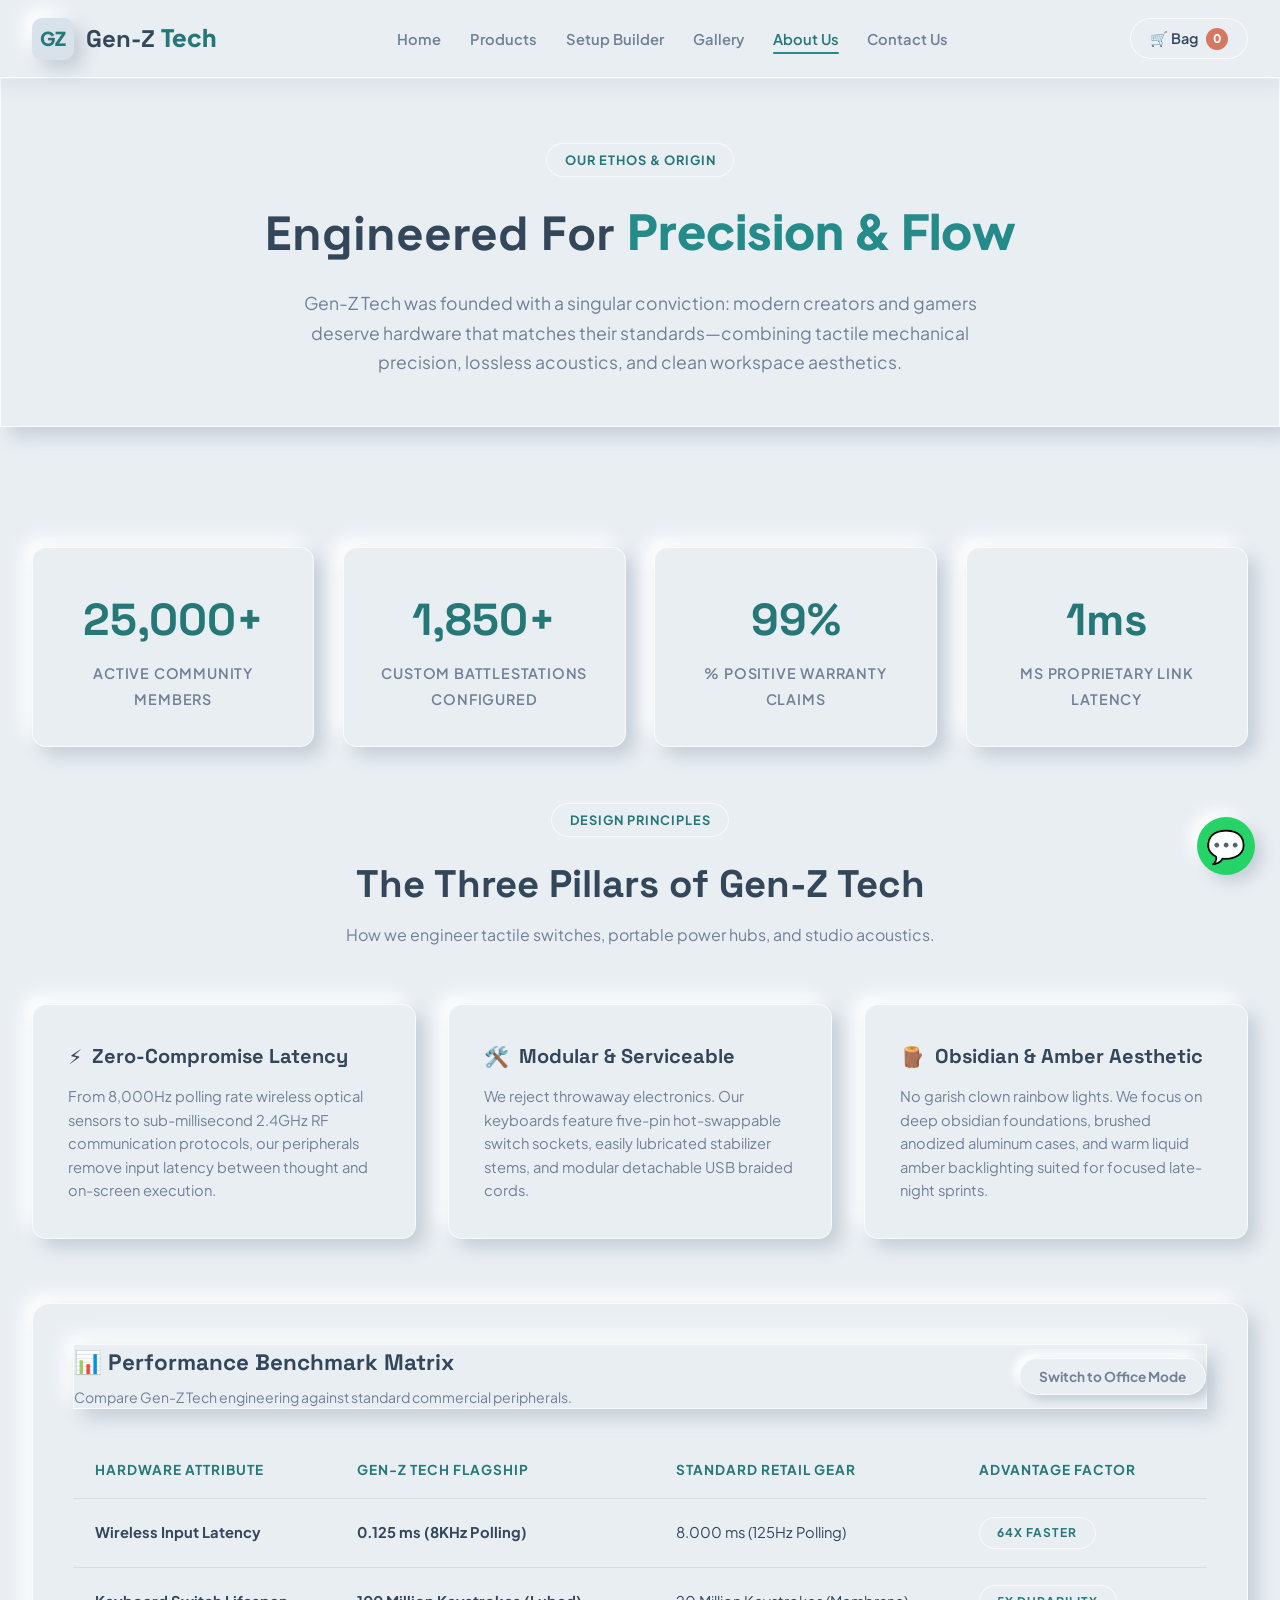
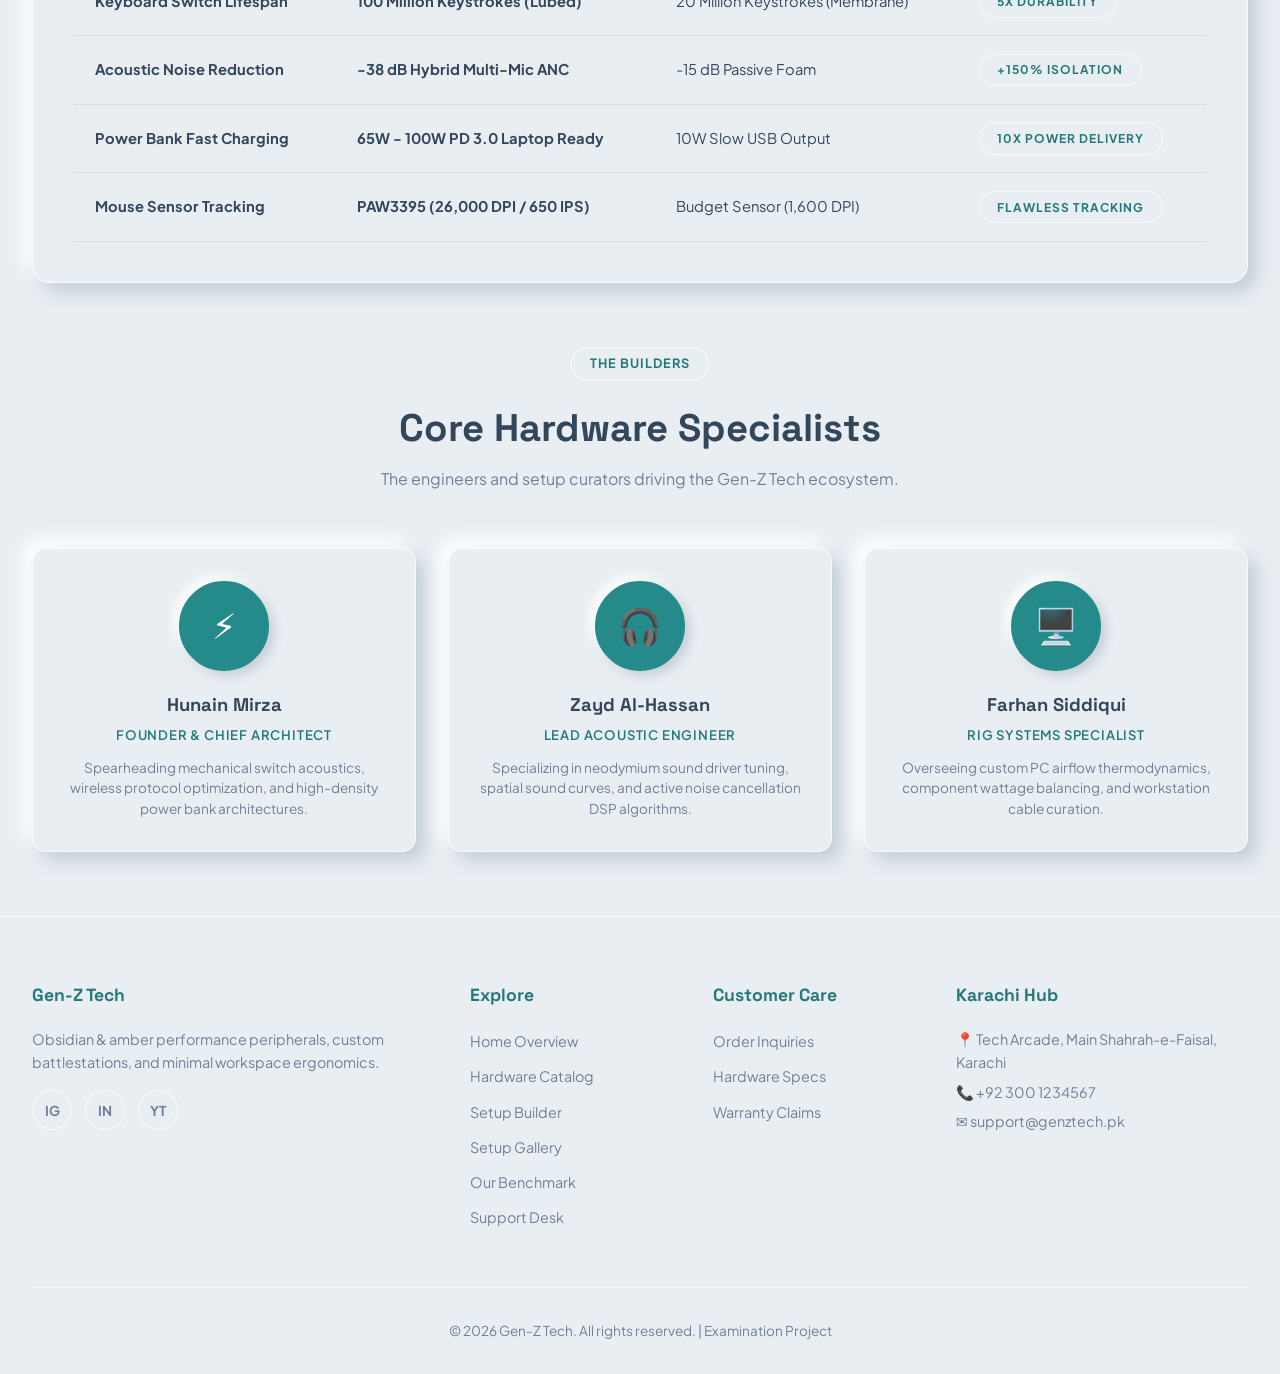
<file: about.html>
<!DOCTYPE html>
<html lang="en">
<head>
  <meta charset="UTF-8" />
  <meta name="referrer" content="no-referrer" />
  <meta name="viewport" content="width=device-width, initial-scale=1.0" />
  <title>Gen-Z Tech | About Us - Crafting Next-Gen Hardware</title>
  <link rel="stylesheet" href="style.css" />
  <style>
    /* Hero Narrative */
    .about-hero {
      text-align: center;
      padding: 4rem 1.5rem 3rem;
      background: radial-gradient(circle at top, #241c0e 0%, #130f07 80%);
      border-bottom: 1px solid var(--border-glass);
    }

    .about-hero h1 {
      font-size: 3rem;
      font-weight: 800;
      color: var(--text-pure);
      margin-bottom: 1rem;
    }

    .about-hero h1 span {
      background: var(--gradient-brand);
      -webkit-background-clip: text;
      -webkit-text-fill-color: transparent;
    }

    .about-hero p {
      color: var(--text-muted);
      max-width: 720px;
      margin: 0 auto;
      font-size: 1.1rem;
      line-height: 1.7;
    }

    /* Animated Counter Grid */
    .stats-grid {
      display: grid;
      grid-template-columns: repeat(auto-fit, minmax(220px, 1fr));
      gap: 1.8rem;
      margin: 3.5rem 0;
    }

    .stat-card {
      background: var(--bg-surface);
      border: 1px solid var(--border-glass);
      border-radius: var(--radius-md);
      padding: 2.2rem 1.5rem;
      text-align: center;
      transition: var(--transition);
    }

    .stat-card:hover {
      border-color: var(--primary-gold);
      transform: translateY(-5px);
      box-shadow: 0 10px 30px rgba(0, 0, 0, 0.6), var(--glow-gold);
    }

    .stat-number {
      font-size: 2.8rem;
      font-weight: 800;
      font-family: 'Space Grotesk', sans-serif;
      color: var(--primary-champagne);
      display: block;
      margin-bottom: 0.3rem;
    }

    .stat-label {
      color: var(--text-muted);
      font-size: 0.9rem;
      text-transform: uppercase;
      letter-spacing: 0.8px;
      font-weight: 600;
    }

    /* Pillars of Engineering */
    .pillars-grid {
      display: grid;
      grid-template-columns: repeat(auto-fit, minmax(300px, 1fr));
      gap: 2rem;
      margin: 3rem 0;
    }

    .pillar-card {
      background: var(--bg-surface);
      border: 1px solid var(--border-glass);
      border-radius: var(--radius-md);
      padding: 2.2rem;
      transition: var(--transition);
    }

    .pillar-card:hover {
      border-color: var(--primary-gold);
      transform: translateY(-4px);
    }

    .pillar-card h3 {
      color: var(--text-pure);
      font-size: 1.25rem;
      margin-bottom: 0.8rem;
      display: flex;
      align-items: center;
      gap: 0.6rem;
    }

    .pillar-card p {
      color: var(--text-muted);
      font-size: 0.92rem;
      line-height: 1.6;
    }

    /* Benchmark Comparison Table */
    .benchmark-section {
      background: var(--bg-surface);
      border: 1px solid var(--border-glass);
      border-radius: var(--radius-lg);
      padding: 2.5rem;
      margin: 4rem 0;
      overflow-x: auto;
    }

    .benchmark-header {
      display: flex;
      justify-content: space-between;
      align-items: center;
      flex-wrap: wrap;
      gap: 1rem;
      margin-bottom: 2rem;
    }

    .table-toggle-btn {
      background: #181309;
      border: 1px solid var(--border-gold);
      color: var(--primary-champagne);
      padding: 0.55rem 1.2rem;
      border-radius: 50px;
      font-size: 0.85rem;
      font-weight: 700;
      cursor: pointer;
      transition: var(--transition);
    }

    .table-toggle-btn:hover {
      background: var(--primary-gold);
      color: #130f07;
    }

    .benchmark-table {
      width: 100%;
      border-collapse: collapse;
      min-width: 600px;
    }

    .benchmark-table th, 
    .benchmark-table td {
      padding: 1.1rem 1.4rem;
      text-align: left;
      border-bottom: 1px solid var(--border-glass);
    }

    .benchmark-table th {
      color: var(--primary-champagne);
      font-size: 0.85rem;
      text-transform: uppercase;
      letter-spacing: 1px;
      font-weight: 700;
      background: rgba(19, 15, 7, 0.6);
    }

    .benchmark-table td {
      color: var(--text-pure);
      font-size: 0.92rem;
    }

    .benchmark-table tr:hover td {
      background: rgba(245, 158, 11, 0.04);
    }

    .highlight-cell {
      color: var(--primary-champagne) !important;
      font-weight: 700;
    }

    /* Team Grid */
    .team-grid {
      display: grid;
      grid-template-columns: repeat(auto-fit, minmax(260px, 1fr));
      gap: 2rem;
      margin-top: 2.5rem;
    }

    .team-card {
      background: var(--bg-surface);
      border: 1px solid var(--border-glass);
      border-radius: var(--radius-md);
      overflow: hidden;
      text-align: center;
      padding: 2rem 1.5rem;
      transition: var(--transition);
    }

    .team-card:hover {
      border-color: var(--primary-gold);
      transform: translateY(-6px);
      box-shadow: 0 12px 30px rgba(0, 0, 0, 0.6);
    }

    .team-avatar {
      width: 90px;
      height: 90px;
      border-radius: 50%;
      margin: 0 auto 1.2rem;
      background: #1f180d;
      border: 2px solid var(--primary-gold);
      display: flex;
      align-items: center;
      justify-content: center;
      font-size: 2.2rem;
      color: var(--primary-champagne);
      box-shadow: var(--glow-gold);
    }

    .team-name {
      font-size: 1.15rem;
      color: var(--text-pure);
      font-weight: 700;
    }

    .team-role {
      color: var(--primary-champagne);
      font-size: 0.82rem;
      text-transform: uppercase;
      letter-spacing: 0.8px;
      font-weight: 600;
      margin: 0.3rem 0 0.8rem;
    }

    .team-bio {
      color: var(--text-muted);
      font-size: 0.85rem;
      line-height: 1.5;
    }
  </style>
</head>
<body>

  <!-- Floating WhatsApp -->
  <a href="https://wa.me/923001234567?text=Hello%20Gen-Z%20Tech!%20I%20want%20to%20learn%20more%20about%20your%20company." 
     class="whatsapp-floating-btn" 
     target="_blank" 
     title="Chat with Gen-Z Tech on WhatsApp">
    💬
  </a>

  <!-- Header -->
  <header>
    <nav>
      <a href="index.html" class="brand-logo">
        <div class="logo-symbol">GZ</div>
        <div class="logo-text">Gen-Z <span>Tech</span></div>
      </a>
      <ul class="nav-links">
        <li><a href="index.html">Home</a></li>
        <li><a href="products.html">Products</a></li>
        <li><a href="builder.html">Setup Builder</a></li>
        <li><a href="gallery.html">Gallery</a></li>
        <li><a href="about.html" class="active">About Us</a></li>
        <li><a href="contact.html">Contact Us</a></li>
      </ul>
      <div class="nav-actions">
        <button class="cart-widget" onclick="alert('Press C anytime to review your cart summary!')">
          <span>🛒 Bag</span>
          <span class="cart-counter" id="cartBadge">0</span>
        </button>
      </div>
    </nav>
  </header>

  <!-- Hero Section -->
  <section class="about-hero">
    <span class="badge-tag">Our Ethos & Origin</span>
    <h1>Engineered For <span>Precision & Flow</span></h1>
    <p>Gen-Z Tech was founded with a singular conviction: modern creators and gamers deserve hardware that matches their standards—combining tactile mechanical precision, lossless acoustics, and clean workspace aesthetics.</p>
  </section>

  <!-- Main Container -->
  <main class="container">

    <!-- Animated Counters (JavaScript Demonstration) -->
    <div class="stats-grid">
      <div class="stat-card">
        <span class="stat-number" data-target="25000">0</span>
        <span class="stat-label">Active Community Members</span>
      </div>
      <div class="stat-card">
        <span class="stat-number" data-target="1850">0</span>
        <span class="stat-label">Custom Battlestations Configured</span>
      </div>
      <div class="stat-card">
        <span class="stat-number" data-target="99">0</span>
        <span class="stat-label">% Positive Warranty Claims</span>
      </div>
      <div class="stat-card">
        <span class="stat-number" data-target="1">0</span>
        <span class="stat-label">ms Proprietary Link Latency</span>
      </div>
    </div>

    <!-- Core Engineering Pillars -->
    <div class="section-head">
      <span class="badge-tag">Design Principles</span>
      <h2 class="section-title">The Three Pillars of Gen-Z Tech</h2>
      <p class="section-subtitle">How we engineer tactile switches, portable power hubs, and studio acoustics.</p>
    </div>

    <div class="pillars-grid">
      <div class="pillar-card">
        <h3><span>⚡</span> Zero-Compromise Latency</h3>
        <p>From 8,000Hz polling rate wireless optical sensors to sub-millisecond 2.4GHz RF communication protocols, our peripherals remove input latency between thought and on-screen execution.</p>
      </div>
      <div class="pillar-card">
        <h3><span>🛠️</span> Modular & Serviceable</h3>
        <p>We reject throwaway electronics. Our keyboards feature five-pin hot-swappable switch sockets, easily lubricated stabilizer stems, and modular detachable USB braided cords.</p>
      </div>
      <div class="pillar-card">
        <h3><span>🪵</span> Obsidian & Amber Aesthetic</h3>
        <p>No garish clown rainbow lights. We focus on deep obsidian foundations, brushed anodized aluminum cases, and warm liquid amber backlighting suited for focused late-night sprints.</p>
      </div>
    </div>

    <!-- Interactive Benchmark Matrix Table (DOM Event Requirement) -->
    <div class="benchmark-section">
      <div class="benchmark-header">
        <div>
          <h2 style="color:var(--text-pure); font-size:1.4rem;">📊 Performance Benchmark Matrix</h2>
          <p style="color:var(--text-muted); font-size:0.88rem; margin-top:0.3rem;">Compare Gen-Z Tech engineering against standard commercial peripherals.</p>
        </div>
        <button class="table-toggle-btn" id="toggleBenchmarkBtn" onclick="toggleBenchmarkView()">
          Switch to Office Mode
        </button>
      </div>

      <table class="benchmark-table" id="benchmarkTable">
        <thead>
          <tr>
            <th>Hardware Attribute</th>
            <th>Gen-Z Tech Flagship</th>
            <th>Standard Retail Gear</th>
            <th>Advantage Factor</th>
          </tr>
        </thead>
        <tbody id="benchmarkBody">
          <!-- Injected dynamically by JavaScript -->
        </tbody>
      </table>
    </div>

    <!-- Leadership Team -->
    <div class="section-head">
      <span class="badge-tag">The Builders</span>
      <h2 class="section-title">Core Hardware Specialists</h2>
      <p class="section-subtitle">The engineers and setup curators driving the Gen-Z Tech ecosystem.</p>
    </div>

    <div class="team-grid">
      <div class="team-card">
        <div class="team-avatar">⚡</div>
        <h3 class="team-name">Hunain Mirza</h3>
        <div class="team-role">Founder & Chief Architect</div>
        <p class="team-bio">Spearheading mechanical switch acoustics, wireless protocol optimization, and high-density power bank architectures.</p>
      </div>

      <div class="team-card">
        <div class="team-avatar">🎧</div>
        <h3 class="team-name">Zayd Al-Hassan</h3>
        <div class="team-role">Lead Acoustic Engineer</div>
        <p class="team-bio">Specializing in neodymium sound driver tuning, spatial sound curves, and active noise cancellation DSP algorithms.</p>
      </div>

      <div class="team-card">
        <div class="team-avatar">🖥️</div>
        <h3 class="team-name">Farhan Siddiqui</h3>
        <div class="team-role">Rig Systems Specialist</div>
        <p class="team-bio">Overseeing custom PC airflow thermodynamics, component wattage balancing, and workstation cable curation.</p>
      </div>
    </div>

  </main>

  <!-- Footer -->
  <footer>
    <div class="footer-grid">
      <div class="footer-col">
        <h4>Gen-Z Tech</h4>
        <p>Obsidian & amber performance peripherals, custom battlestations, and minimal workspace ergonomics.</p>
        <div class="social-links">
          <a href="https://instagram.com" target="_blank" class="social-btn" title="Instagram">IG</a>
          <a href="https://linkedin.com" target="_blank" class="social-btn" title="LinkedIn">IN</a>
          <a href="https://youtube.com" target="_blank" class="social-btn" title="YouTube">YT</a>
        </div>
      </div>
      <div class="footer-col">
        <h4>Explore</h4>
        <ul>
          <li><a href="index.html">Home Overview</a></li>
          <li><a href="products.html">Hardware Catalog</a></li>
          <li><a href="builder.html">Setup Builder</a></li>
          <li><a href="gallery.html">Setup Gallery</a></li>
          <li><a href="about.html">Our Benchmark</a></li>
          <li><a href="contact.html">Support Desk</a></li>
        </ul>
      </div>
      <div class="footer-col">
        <h4>Customer Care</h4>
        <ul>
          <li><a href="contact.html#orderSection">Order Inquiries</a></li>
          <li><a href="about.html">Hardware Specs</a></li>
          <li><a href="contact.html">Warranty Claims</a></li>
        </ul>
      </div>
      <div class="footer-col">
        <h4>Karachi Hub</h4>
        <p>📍 Tech Arcade, Main Shahrah-e-Faisal, Karachi</p>
        <p style="margin-top:0.4rem;">📞 +92 300 1234567</p>
        <p style="margin-top:0.4rem;">✉️ support@genztech.pk</p>
      </div>
    </div>
    <div class="footer-bottom">
      <p>&copy; 2026 Gen-Z Tech. All rights reserved. | Examination Project</p>
    </div>
  </footer>

  <script src="main.js"></script>
  <script>
    // 1. Animated Milestone Counters
    document.addEventListener('DOMContentLoaded', () => {
      const counters = document.querySelectorAll('.stat-number');
      const speed = 40;

      counters.forEach(counter => {
        const updateCount = () => {
          const target = +counter.getAttribute('data-target');
          const count = +counter.innerText.replace(/,/g, '');
          const increment = Math.ceil(target / speed);

          if (count < target) {
            counter.innerText = (count + increment).toLocaleString();
            setTimeout(updateCount, 25);
          } else {
            counter.innerText = target.toLocaleString() + (target === 99 ? "%" : target === 1 ? "ms" : "+");
          }
        };
        updateCount();
      });

      renderBenchmarkTable(false);
    });

    // 2. Interactive Benchmark Matrix Switcher
    let isOfficeMode = false;

    const GAMING_BENCHMARKS = [
      { attr: "Wireless Input Latency", genz: "0.125 ms (8KHz Polling)", standard: "8.000 ms (125Hz Polling)", adv: "64x Faster" },
      { attr: "Keyboard Switch Lifespan", genz: "100 Million Keystrokes (Lubed)", standard: "20 Million Keystrokes (Membrane)", adv: "5x Durability" },
      { attr: "Acoustic Noise Reduction", genz: "-38 dB Hybrid Multi-Mic ANC", standard: "-15 dB Passive Foam", adv: "+150% Isolation" },
      { attr: "Power Bank Fast Charging", genz: "65W - 100W PD 3.0 Laptop Ready", standard: "10W Slow USB Output", adv: "10x Power Delivery" },
      { attr: "Mouse Sensor Tracking", genz: "PAW3395 (26,000 DPI / 650 IPS)", standard: "Budget Sensor (1,600 DPI)", adv: "Flawless Tracking" }
    ];

    const OFFICE_BENCHMARKS = [
      { attr: "Acoustic Switch Decibels", genz: "35 dB (Silent Peach Dampened)", standard: "65 dB (Loud Blue Clicky)", adv: "Library Quiet" },
      { attr: "Ergonomic Handshake Angle", genz: "57° Natural Posture", standard: "Flat 0° Pronation", adv: "Zero Wrist Strain" },
      { attr: "Continuous Battery Life", genz: "80 Hours (VoltBand Bluetooth)", standard: "12 Hours Battery", adv: "6.5x Endurance" },
      { attr: "Laptop Stand Dissipation", genz: "Passive Cutout Aluminum (-8°C)", standard: "Plastic Enclosure (+4°C)", adv: "Cooler Operation" },
      { attr: "Monitor Screen Reflection", genz: "0% Asymmetric Light Bar", standard: "Overhead Harsh Glare", adv: "Zero Eye Fatigue" }
    ];

    function renderBenchmarkTable(officeMode) {
      const data = officeMode ? OFFICE_BENCHMARKS : GAMING_BENCHMARKS;
      const tbody = document.getElementById('benchmarkBody');
      tbody.innerHTML = '';

      data.forEach(row => {
        const tr = document.createElement('tr');
        tr.innerHTML = `
          <td><strong>${row.attr}</strong></td>
          <td class="highlight-cell">${row.genz}</td>
          <td style="color:var(--text-muted);">${row.standard}</td>
          <td><span class="badge-tag" style="margin-bottom:0; font-size:0.75rem;">${row.adv}</span></td>
        `;
        tbody.appendChild(tr);
      });
    }

    function toggleBenchmarkView() {
      isOfficeMode = !isOfficeMode;
      const btn = document.getElementById('toggleBenchmarkBtn');
      if (isOfficeMode) {
        btn.innerText = "Switch to Esports Mode";
        renderBenchmarkTable(true);
        showToastNotification("Switched benchmark to Ergonomic Office profile.");
      } else {
        btn.innerText = "Switch to Office Mode";
        renderBenchmarkTable(false);
        showToastNotification("Switched benchmark to Esports Flagship profile.");
      }
    }
  </script>
</body>
</html>
</file>
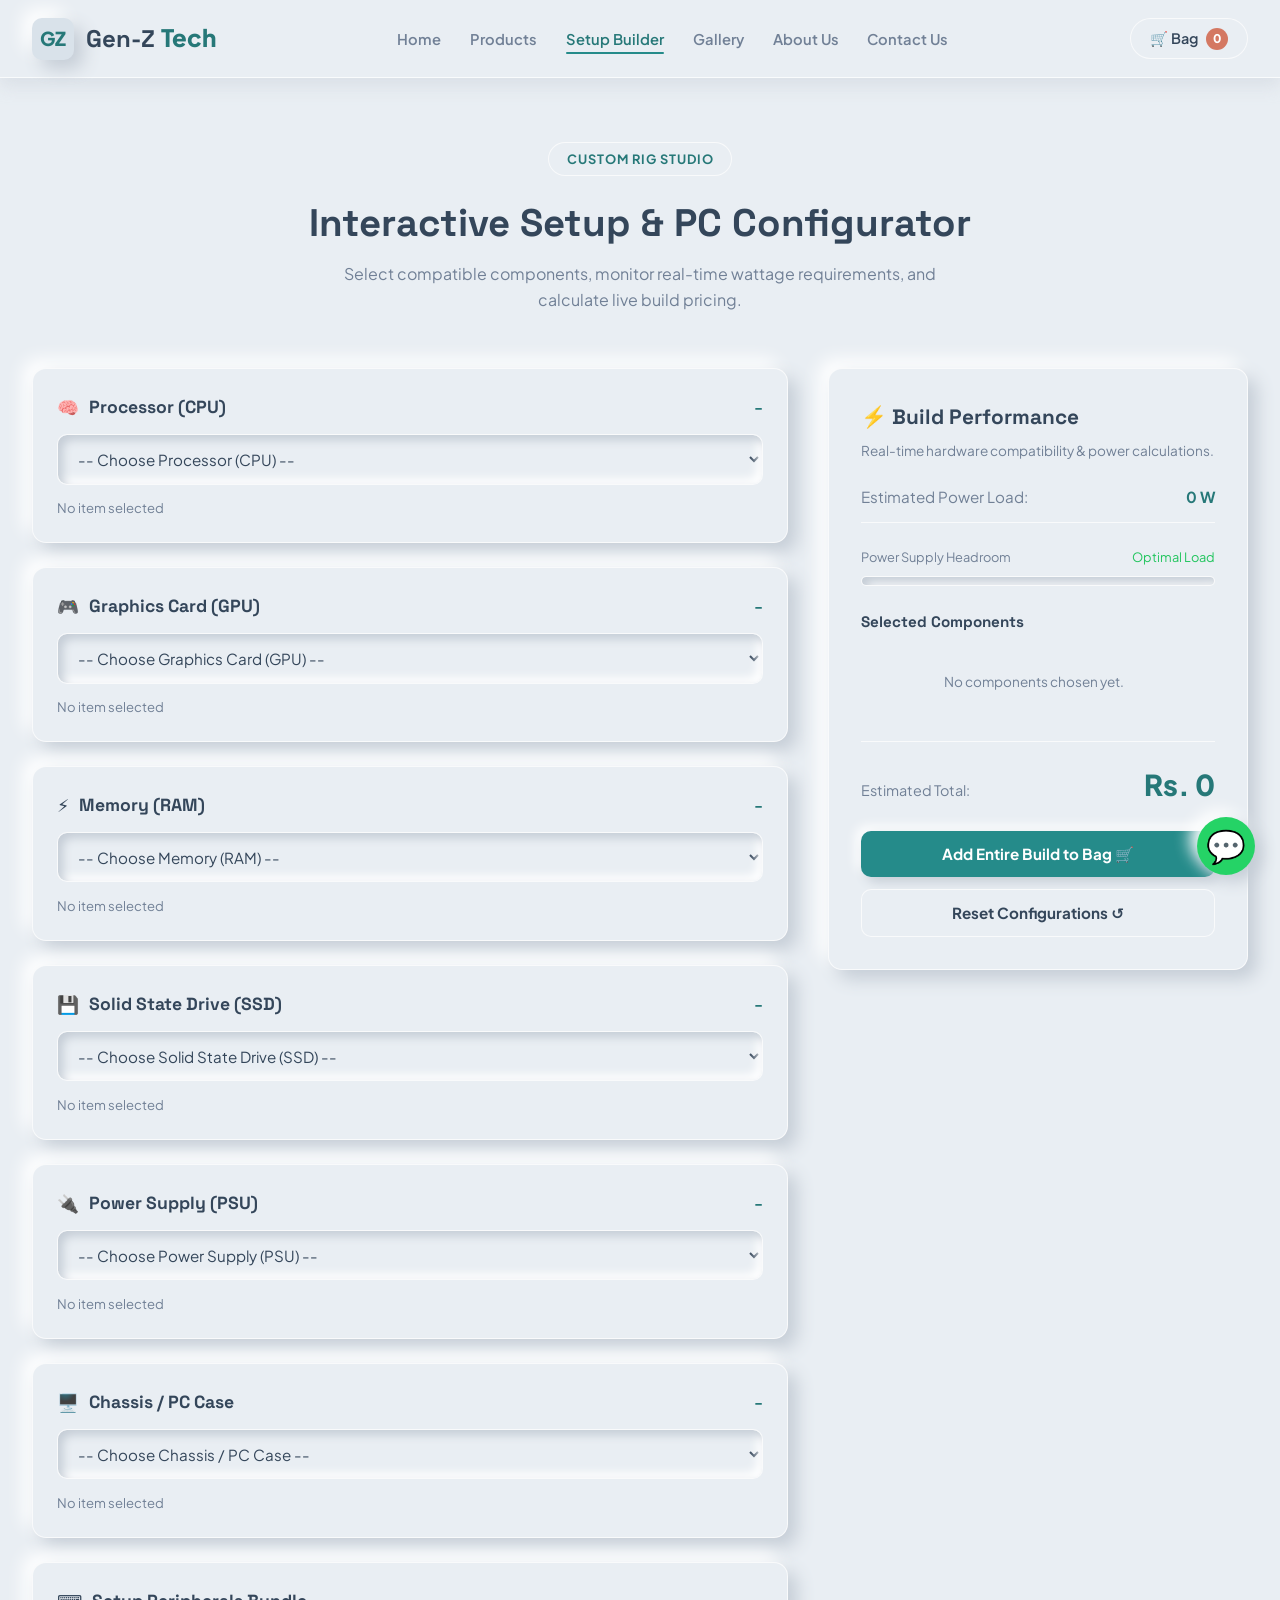
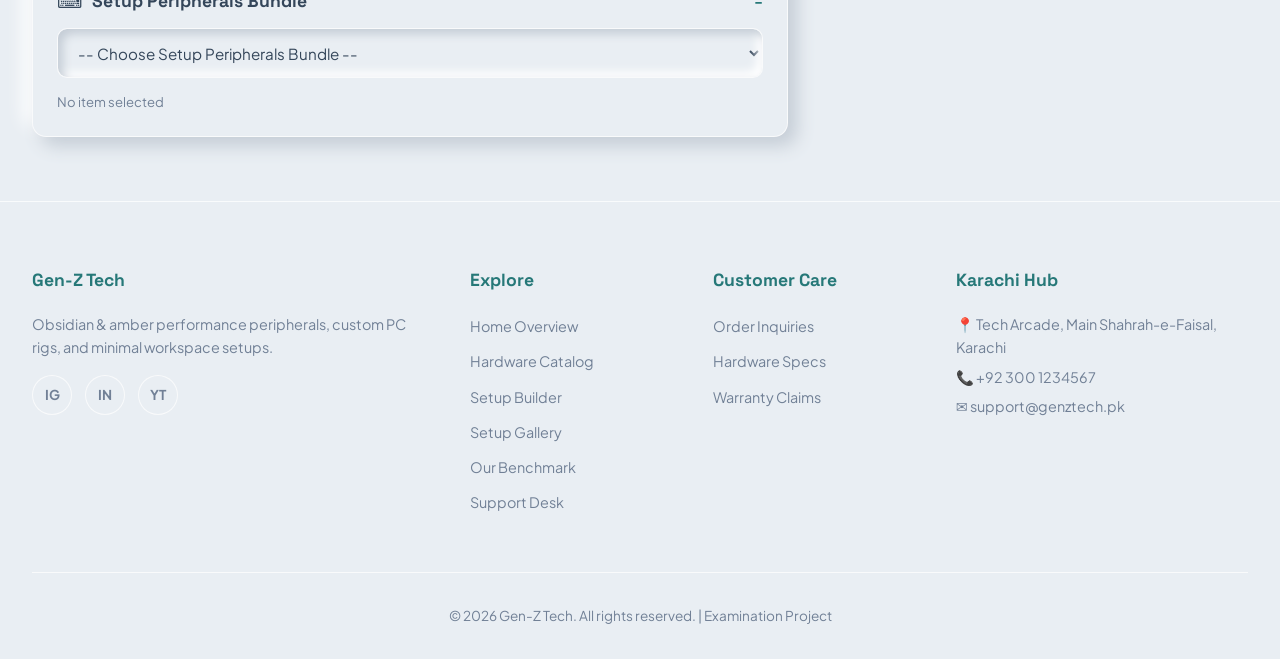
<file: builder.html>
<!DOCTYPE html>
<html lang="en">
<head>
  <meta charset="UTF-8" />
  <meta name="viewport" content="width=device-width, initial-scale=1.0" />
  <title>Gen-Z Tech | Custom PC & Setup Configurator</title>
  <link rel="stylesheet" href="style.css" />
  <style>
    .builder-layout {
      display: grid;
      grid-template-columns: 1.8fr 1fr;
      gap: 2.5rem;
      margin-top: 2rem;
    }

    /* Configuration Panel */
    .builder-panel {
      display: flex;
      flex-direction: column;
      gap: 1.5rem;
    }

    .config-card {
      background: var(--bg-surface);
      border: 1px solid var(--border-glass);
      border-radius: var(--radius-md);
      padding: 1.5rem;
      display: flex;
      flex-direction: column;
      gap: 0.8rem;
      transition: var(--transition);
    }

    .config-card:hover {
      border-color: var(--primary-gold);
    }

    .config-header {
      display: flex;
      justify-content: space-between;
      align-items: center;
    }

    .config-header h3 {
      font-size: 1.1rem;
      color: var(--text-pure);
      display: flex;
      align-items: center;
      gap: 0.6rem;
    }

    .component-select {
      width: 100%;
      background: #181309;
      border: 1px solid var(--border-glass);
      color: var(--text-pure);
      padding: 0.85rem 1rem;
      border-radius: var(--radius-sm);
      outline: none;
      font-size: 0.95rem;
      cursor: pointer;
    }

    .component-select:focus {
      border-color: var(--primary-gold);
      box-shadow: 0 0 12px rgba(245, 158, 11, 0.25);
    }

    .spec-preview {
      font-size: 0.82rem;
      color: var(--text-muted);
      display: flex;
      justify-content: space-between;
    }

    /* Live Summary Sticky Sidebar */
    .builder-summary-card {
      background: var(--bg-surface);
      border: 1px solid var(--border-gold);
      border-radius: var(--radius-md);
      padding: 2rem;
      position: sticky;
      top: 100px;
      display: flex;
      flex-direction: column;
      gap: 1.5rem;
      box-shadow: 0 10px 30px rgba(0, 0, 0, 0.5);
    }

    .summary-metric {
      display: flex;
      justify-content: space-between;
      align-items: center;
      padding-bottom: 0.8rem;
      border-bottom: 1px solid var(--border-glass);
      font-size: 0.95rem;
    }

    .wattage-meter {
      background: #181309;
      border-radius: 50px;
      height: 10px;
      overflow: hidden;
      margin-top: 0.5rem;
      border: 1px solid var(--border-glass);
    }

    .wattage-bar {
      height: 100%;
      width: 20%;
      background: var(--gradient-brand);
      transition: width 0.4s ease;
    }

    .summary-total {
      font-size: 1.8rem;
      font-weight: 800;
      color: var(--primary-champagne);
    }

    .invoice-list {
      display: flex;
      flex-direction: column;
      gap: 0.6rem;
      font-size: 0.85rem;
      color: var(--text-muted);
      max-height: 220px;
      overflow-y: auto;
      padding-right: 0.5rem;
    }

    .invoice-item {
      display: flex;
      justify-content: space-between;
    }

    @media (max-width: 960px) {
      .builder-layout {
        grid-template-columns: 1fr;
      }
      .builder-summary-card {
        position: static;
      }
    }
  </style>
</head>
<body>

  <!-- Floating WhatsApp Action -->
  <a href="https://wa.me/923001234567?text=Hello%20Gen-Z%20Tech!%20I%20have%20a%20question%20about%20a%20custom%20PC%20build." 
     class="whatsapp-floating-btn" 
     target="_blank" 
     title="Chat with Gen-Z Tech on WhatsApp">
    💬
  </a>

  <!-- Header -->
  <header>
    <nav>
      <a href="index.html" class="brand-logo">
        <div class="logo-symbol">GZ</div>
        <div class="logo-text">Gen-Z <span>Tech</span></div>
      </a>
      <ul class="nav-links">
        <li><a href="index.html">Home</a></li>
        <li><a href="products.html">Products</a></li>
        <li><a href="builder.html" class="active">Setup Builder</a></li>
        <li><a href="gallery.html">Gallery</a></li>
        <li><a href="about.html">About Us</a></li>
        <li><a href="contact.html">Contact Us</a></li>
      </ul>
      <div class="nav-actions">
        <button class="cart-widget" onclick="alert('Press C anytime to review your cart summary!')">
          <span>🛒 Bag</span>
          <span class="cart-counter" id="cartBadge">0</span>
        </button>
      </div>
    </nav>
  </header>

  <main class="container">
    <div class="section-head">
      <span class="badge-tag">Custom Rig Studio</span>
      <h1 class="section-title">Interactive Setup & PC Configurator</h1>
      <p class="section-subtitle">Select compatible components, monitor real-time wattage requirements, and calculate live build pricing.</p>
    </div>

    <div class="builder-layout">
      <!-- Left Column: Component Selectors -->
      <div class="builder-panel" id="builderSelectors">
        <!-- Dynamically injected by builder.js -->
      </div>

      <!-- Right Column: Live Bill of Materials & Metrics -->
      <div>
        <div class="builder-summary-card">
          <div>
            <h3 style="color:var(--text-pure); font-size:1.3rem;">⚡ Build Performance</h3>
            <p style="color:var(--text-muted); font-size:0.85rem; margin-top:0.3rem;">Real-time hardware compatibility & power calculations.</p>
          </div>

          <div class="summary-metric">
            <span style="color:var(--text-muted);">Estimated Power Load:</span>
            <strong id="totalWatts" style="color:var(--primary-champagne);">0 W</strong>
          </div>

          <div>
            <div style="display:flex; justify-content:space-between; font-size:0.8rem; color:var(--text-muted);">
              <span>Power Supply Headroom</span>
              <span id="powerRatingText">Safe Load</span>
            </div>
            <div class="wattage-meter">
              <div class="wattage-bar" id="wattBar"></div>
            </div>
          </div>

          <!-- Bill of Materials Summary -->
          <div>
            <h4 style="color:var(--text-pure); font-size:0.95rem; margin-bottom:0.8rem;">Selected Components</h4>
            <div class="invoice-list" id="invoiceList">
              <div style="text-align:center; padding:1.5rem 0;">No components chosen yet.</div>
            </div>
          </div>

          <div style="border-top:1px solid var(--border-glass); padding-top:1.2rem;">
            <div style="display:flex; justify-content:space-between; align-items:baseline;">
              <span style="color:var(--text-muted); font-size:0.9rem;">Estimated Total:</span>
              <div class="summary-total" id="grandTotal">Rs. 0</div>
            </div>
          </div>

          <div style="display:flex; flex-direction:column; gap:0.8rem;">
            <button class="btn btn-primary" onclick="addBuildToCart()">Add Entire Build to Bag 🛒</button>
            <button class="btn btn-glass" onclick="resetBuilder()">Reset Configurations ↺</button>
          </div>
        </div>
      </div>
    </div>
  </main>

  <!-- Footer -->
  <footer>
    <div class="footer-grid">
      <div class="footer-col">
        <h4>Gen-Z Tech</h4>
        <p>Obsidian & amber performance peripherals, custom PC rigs, and minimal workspace setups.</p>
        <div class="social-links">
          <a href="https://instagram.com" target="_blank" class="social-btn" title="Instagram">IG</a>
          <a href="https://linkedin.com" target="_blank" class="social-btn" title="LinkedIn">IN</a>
          <a href="https://youtube.com" target="_blank" class="social-btn" title="YouTube">YT</a>
        </div>
      </div>
      <div class="footer-col">
        <h4>Explore</h4>
        <ul>
          <li><a href="index.html">Home Overview</a></li>
          <li><a href="products.html">Hardware Catalog</a></li>
          <li><a href="builder.html">Setup Builder</a></li>
          <li><a href="gallery.html">Setup Gallery</a></li>
          <li><a href="about.html">Our Benchmark</a></li>
          <li><a href="contact.html">Support Desk</a></li>
        </ul>
      </div>
      <div class="footer-col">
        <h4>Customer Care</h4>
        <ul>
          <li><a href="contact.html#orderSection">Order Inquiries</a></li>
          <li><a href="about.html">Hardware Specs</a></li>
          <li><a href="contact.html">Warranty Claims</a></li>
        </ul>
      </div>
      <div class="footer-col">
        <h4>Karachi Hub</h4>
        <p>📍 Tech Arcade, Main Shahrah-e-Faisal, Karachi</p>
        <p style="margin-top:0.4rem;">📞 +92 300 1234567</p>
        <p style="margin-top:0.4rem;">✉️ support@genztech.pk</p>
      </div>
    </div>
    <div class="footer-bottom">
      <p>&copy; 2026 Gen-Z Tech. All rights reserved. | Examination Project</p>
    </div>
  </footer>

  <script src="main.js"></script>
  <script src="builder.js"></script>
</body>
</html>
</file>
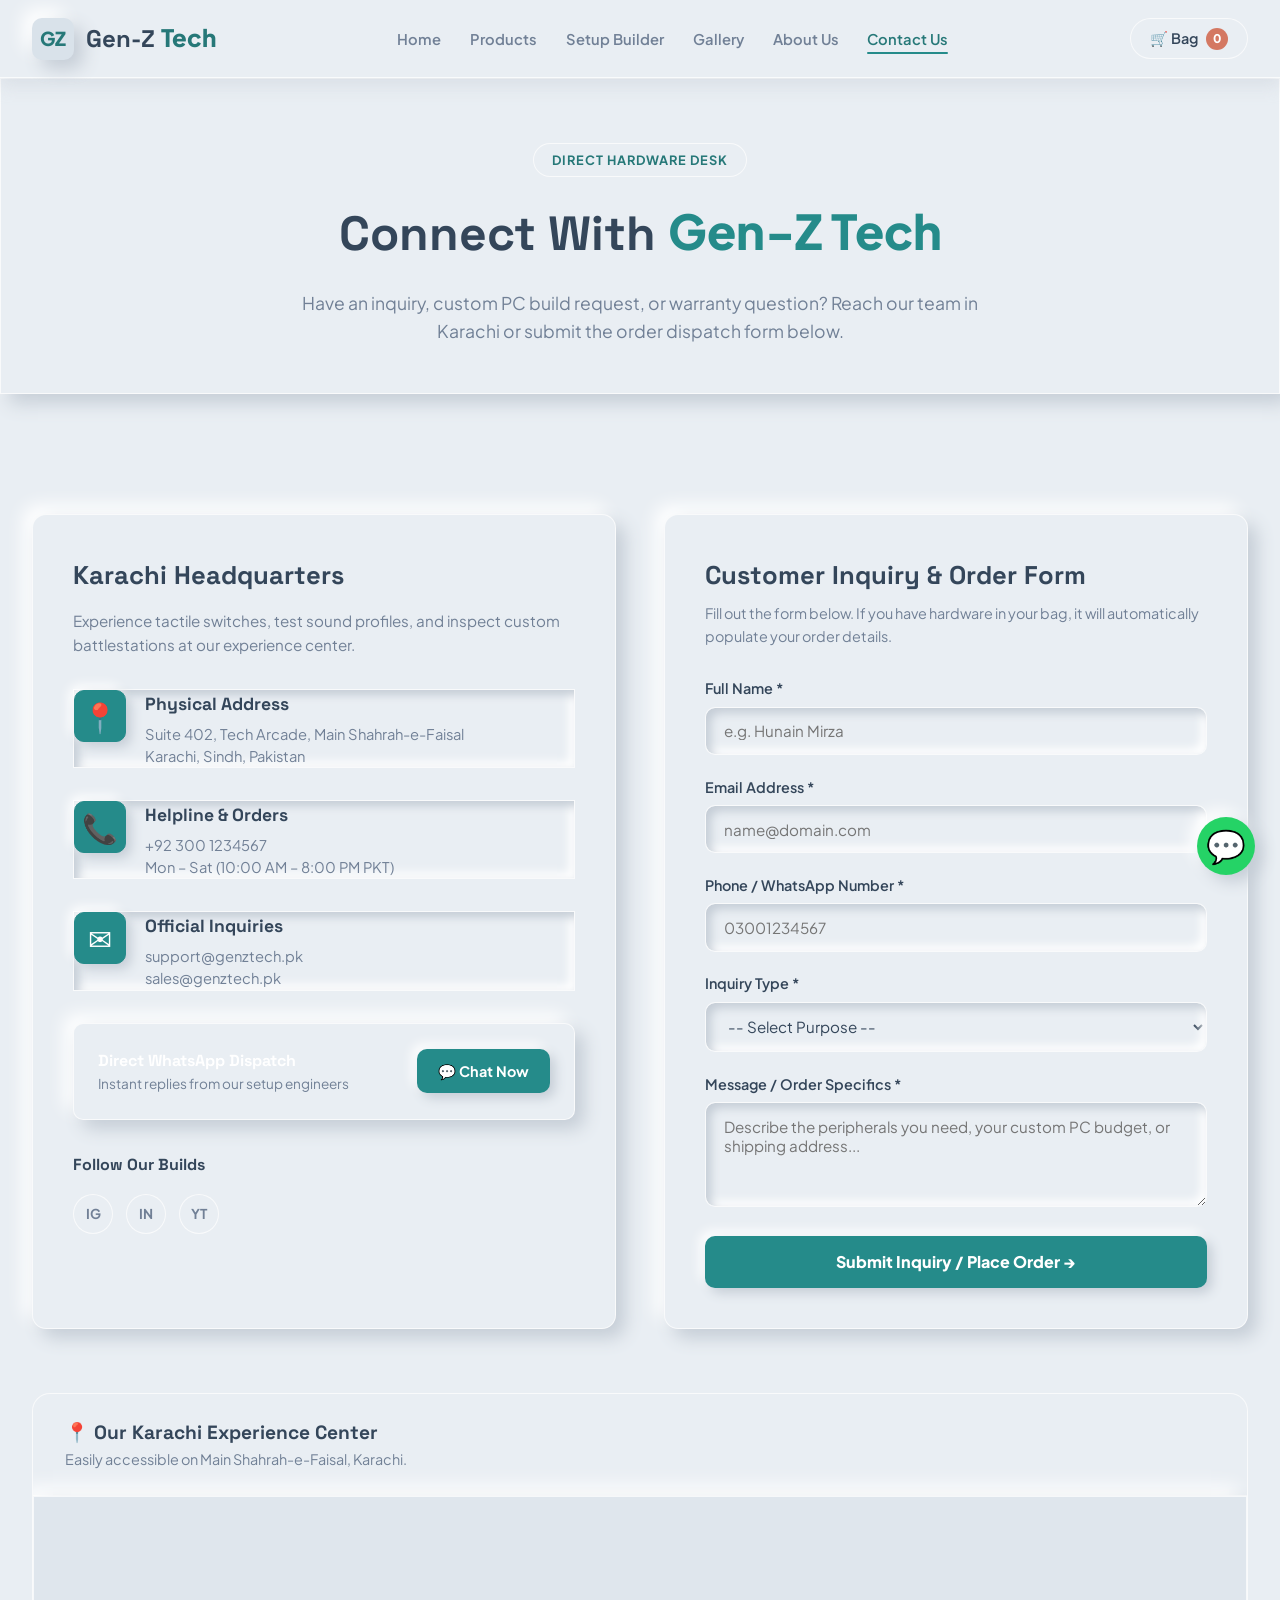
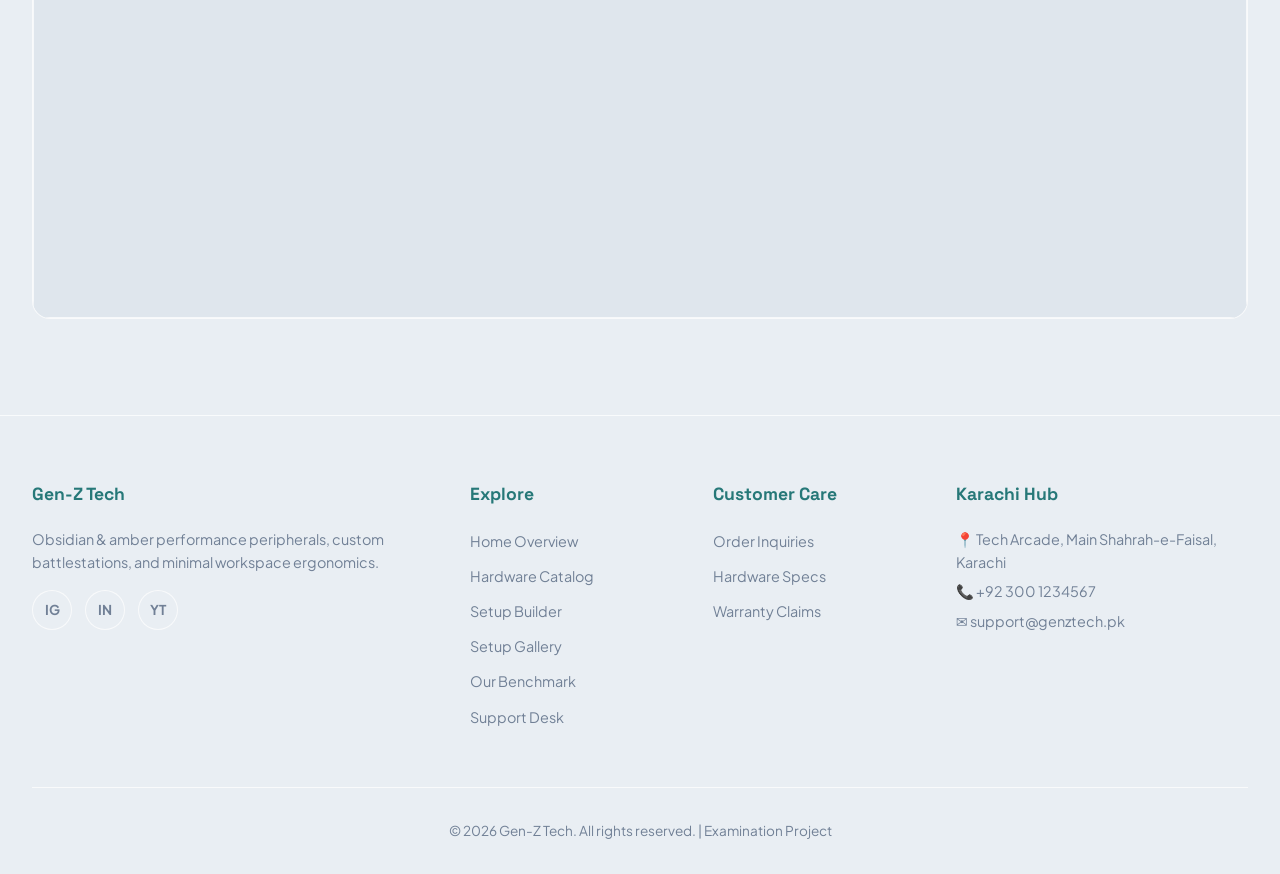
<file: contact.html>
<!DOCTYPE html>
<html lang="en">
<head>
  <meta charset="UTF-8" />
  <meta name="referrer" content="no-referrer" />
  <meta name="viewport" content="width=device-width, initial-scale=1.0" />
  <title>Gen-Z Tech | Contact & Support - Order Hardware</title>
  <link rel="stylesheet" href="style.css" />
  <style>
    /* Contact Header */
    .contact-hero {
      text-align: center;
      padding: 4rem 1.5rem 3rem;
      background: radial-gradient(circle at top, #241c0e 0%, #130f07 80%);
      border-bottom: 1px solid var(--border-glass);
    }

    .contact-hero h1 {
      font-size: 3rem;
      font-weight: 800;
      color: var(--text-pure);
      margin-bottom: 1rem;
    }

    .contact-hero h1 span {
      background: var(--gradient-brand);
      -webkit-background-clip: text;
      -webkit-text-fill-color: transparent;
    }

    .contact-hero p {
      color: var(--text-muted);
      max-width: 680px;
      margin: 0 auto;
      font-size: 1.1rem;
      line-height: 1.6;
    }

    /* Layout Grid */
    .contact-grid {
      display: grid;
      grid-template-columns: 1fr 1fr;
      gap: 3rem;
      margin: 3.5rem 0;
    }

    /* Info Column */
    .contact-info-card {
      background: var(--bg-surface);
      border: 1px solid var(--border-glass);
      border-radius: var(--radius-md);
      padding: 2.5rem;
      display: flex;
      flex-direction: column;
      gap: 2rem;
    }

    .info-block {
      display: flex;
      gap: 1.2rem;
      align-items: flex-start;
    }

    .info-icon {
      font-size: 1.8rem;
      background: #181309;
      border: 1px solid var(--border-gold);
      width: 52px;
      height: 52px;
      border-radius: var(--radius-sm);
      display: flex;
      align-items: center;
      justify-content: center;
      flex-shrink: 0;
      box-shadow: var(--glow-gold);
    }

    .info-text h4 {
      color: var(--text-pure);
      font-size: 1.1rem;
      margin-bottom: 0.3rem;
    }

    .info-text p, .info-text a {
      color: var(--text-muted);
      font-size: 0.92rem;
      text-decoration: none;
      line-height: 1.5;
      transition: var(--transition);
    }

    .info-text a:hover {
      color: var(--primary-champagne);
    }

    /* Direct WhatsApp Box */
    .direct-whatsapp-box {
      background: rgba(37, 211, 102, 0.08);
      border: 1px solid rgba(37, 211, 102, 0.35);
      padding: 1.5rem;
      border-radius: var(--radius-sm);
      display: flex;
      justify-content: space-between;
      align-items: center;
      gap: 1rem;
      flex-wrap: wrap;
    }

    .btn-wa-direct {
      background: #25d366;
      color: #fff;
      padding: 0.65rem 1.3rem;
      border-radius: var(--radius-sm);
      text-decoration: none;
      font-weight: 700;
      font-size: 0.9rem;
      display: inline-flex;
      align-items: center;
      gap: 0.5rem;
      transition: var(--transition);
      box-shadow: 0 4px 15px rgba(37, 211, 102, 0.3);
    }

    .btn-wa-direct:hover {
      transform: translateY(-2px);
      box-shadow: 0 6px 20px rgba(37, 211, 102, 0.5);
    }

    /* Form Column */
    .contact-form-card {
      background: var(--bg-surface);
      border: 1px solid var(--border-glass);
      border-radius: var(--radius-md);
      padding: 2.5rem;
    }

    .form-group {
      margin-bottom: 1.3rem;
      display: flex;
      flex-direction: column;
      gap: 0.4rem;
    }

    .form-group label {
      color: var(--text-pure);
      font-size: 0.9rem;
      font-weight: 600;
    }

    .form-control {
      background: #181309;
      border: 1px solid var(--border-glass);
      color: var(--text-pure);
      padding: 0.85rem 1.1rem;
      border-radius: var(--radius-sm);
      outline: none;
      font-size: 0.95rem;
      transition: var(--transition);
      width: 100%;
    }

    .form-control:focus {
      border-color: var(--primary-gold);
      box-shadow: 0 0 15px rgba(245, 158, 11, 0.25);
    }

    .form-error {
      color: #ef4444;
      font-size: 0.8rem;
      display: none;
      font-weight: 600;
    }

    .btn-submit {
      width: 100%;
      background: var(--gradient-brand);
      color: #130f07;
      border: none;
      padding: 0.95rem;
      border-radius: var(--radius-sm);
      font-size: 1rem;
      font-weight: 800;
      cursor: pointer;
      transition: var(--transition);
      box-shadow: var(--glow-brand);
      margin-top: 0.5rem;
    }

    .btn-submit:hover {
      transform: translateY(-2px);
      box-shadow: 0 12px 35px rgba(245, 158, 11, 0.45);
    }

    /* Embedded Google Map Section */
    .map-section {
      margin: 4rem 0 2rem;
      border-radius: var(--radius-lg);
      overflow: hidden;
      border: 1px solid var(--border-glass);
      background: var(--bg-surface);
    }

    .map-container iframe {
      width: 100%;
      height: 420px;
      border: none;
      display: block;
    }

    @media (max-width: 900px) {
      .contact-grid {
        grid-template-columns: 1fr;
      }
    }
  </style>
</head>
<body>

  <!-- Floating WhatsApp -->
  <a href="https://wa.me/923001234567?text=Hello%20Gen-Z%20Tech!%20I%20have%20an%20inquiry." 
     class="whatsapp-floating-btn" 
     target="_blank" 
     title="Chat on WhatsApp">
    💬
  </a>

  <!-- Header -->
  <header>
    <nav>
      <a href="index.html" class="brand-logo">
        <div class="logo-symbol">GZ</div>
        <div class="logo-text">Gen-Z <span>Tech</span></div>
      </a>
      <ul class="nav-links">
        <li><a href="index.html">Home</a></li>
        <li><a href="products.html">Products</a></li>
        <li><a href="builder.html">Setup Builder</a></li>
        <li><a href="gallery.html">Gallery</a></li>
        <li><a href="about.html">About Us</a></li>
        <li><a href="contact.html" class="active">Contact Us</a></li>
      </ul>
      <div class="nav-actions">
        <button class="cart-widget" onclick="alert('Press C anytime to review your cart summary!')">
          <span>🛒 Bag</span>
          <span class="cart-counter" id="cartBadge">0</span>
        </button>
      </div>
    </nav>
  </header>

  <!-- Hero Banner -->
  <section class="contact-hero">
    <span class="badge-tag">Direct Hardware Desk</span>
    <h1>Connect With <span>Gen-Z Tech</span></h1>
    <p>Have an inquiry, custom PC build request, or warranty question? Reach our team in Karachi or submit the order dispatch form below.</p>
  </section>

  <!-- Main Content Grid -->
  <main class="container">
    <div class="contact-grid" id="orderSection">

      <!-- Left Column: Business Hub Details -->
      <div class="contact-info-card">
        <div>
          <h2 style="font-size:1.6rem; color:var(--text-pure); margin-bottom:0.8rem;">Karachi Headquarters</h2>
          <p style="color:var(--text-muted); font-size:0.95rem;">Experience tactile switches, test sound profiles, and inspect custom battlestations at our experience center.</p>
        </div>

        <div class="info-block">
          <div class="info-icon">📍</div>
          <div class="info-text">
            <h4>Physical Address</h4>
            <p>Suite 402, Tech Arcade, Main Shahrah-e-Faisal<br>Karachi, Sindh, Pakistan</p>
          </div>
        </div>

        <div class="info-block">
          <div class="info-icon">📞</div>
          <div class="info-text">
            <h4>Helpline & Orders</h4>
            <p><a href="tel:+923001234567">+92 300 1234567</a><br>Mon – Sat (10:00 AM – 8:00 PM PKT)</p>
          </div>
        </div>

        <div class="info-block">
          <div class="info-icon">✉️</div>
          <div class="info-text">
            <h4>Official Inquiries</h4>
            <p><a href="mailto:support@genztech.pk">support@genztech.pk</a><br><a href="mailto:sales@genztech.pk">sales@genztech.pk</a></p>
          </div>
        </div>

        <!-- WhatsApp Quick Chat Integration -->
        <div class="direct-whatsapp-box">
          <div>
            <h4 style="color:#fff; font-size:1rem;">Direct WhatsApp Dispatch</h4>
            <p style="color:var(--text-muted); font-size:0.85rem;">Instant replies from our setup engineers</p>
          </div>
          <a href="https://wa.me/923001234567?text=Hello%20Gen-Z%20Tech!%20I%20want%20to%20place%20an%20order." target="_blank" class="btn-wa-direct">
            💬 Chat Now
          </a>
        </div>

        <!-- Social Media Integrations -->
        <div>
          <h4 style="color:var(--text-pure); margin-bottom:0.8rem; font-size:1rem;">Follow Our Builds</h4>
          <div class="social-links">
            <a href="https://instagram.com" target="_blank" class="social-btn" title="Instagram">IG</a>
            <a href="https://linkedin.com" target="_blank" class="social-btn" title="LinkedIn">IN</a>
            <a href="https://youtube.com" target="_blank" class="social-btn" title="YouTube">YT</a>
          </div>
        </div>
      </div>

      <!-- Right Column: Validated Online Inquiry & Order Form -->
      <div class="contact-form-card">
        <h2 style="font-size:1.6rem; color:var(--text-pure); margin-bottom:0.4rem;">Customer Inquiry & Order Form</h2>
        <p style="color:var(--text-muted); font-size:0.9rem; margin-bottom:1.8rem;">Fill out the form below. If you have hardware in your bag, it will automatically populate your order details.</p>

        <form id="contactForm" novalidate onsubmit="validateAndSubmit(event)">
          
          <!-- Full Name -->
          <div class="form-group">
            <label for="fullName">Full Name *</label>
            <input type="text" id="fullName" class="form-control" placeholder="e.g. Hunain Mirza" />
            <span class="form-error" id="nameError">Please enter your full name (minimum 3 characters).</span>
          </div>

          <!-- Email Address -->
          <div class="form-group">
            <label for="email">Email Address *</label>
            <input type="email" id="email" class="form-control" placeholder="name@domain.com" />
            <span class="form-error" id="emailError">Please enter a valid email address.</span>
          </div>

          <!-- Phone Number -->
          <div class="form-group">
            <label for="phone">Phone / WhatsApp Number *</label>
            <input type="tel" id="phone" class="form-control" placeholder="03001234567" />
            <span class="form-error" id="phoneError">Please enter a valid 11-digit phone number (e.g. 03001234567).</span>
          </div>

          <!-- Purpose of Inquiry -->
          <div class="form-group">
            <label for="inquiryType">Inquiry Type *</label>
            <select id="inquiryType" class="form-control">
              <option value="">-- Select Purpose --</option>
              <option value="order">Place an Order / Checkout Bag</option>
              <option value="custom_pc">Custom PC Rig Consultation</option>
              <option value="recommendation">Hardware Peripheral Advice</option>
              <option value="warranty">Official Warranty Claim</option>
            </select>
            <span class="form-error" id="typeError">Please choose an inquiry type.</span>
          </div>

          <!-- Message / Item details -->
          <div class="form-group">
            <label for="message">Message / Order Specifics *</label>
            <textarea id="message" rows="4" class="form-control" placeholder="Describe the peripherals you need, your custom PC budget, or shipping address..."></textarea>
            <span class="form-error" id="messageError">Message must contain at least 10 characters.</span>
          </div>

          <button type="submit" class="btn-submit">Submit Inquiry / Place Order →</button>
        </form>
      </div>

    </div>

    <!-- Embedded Google Maps (Exam Requirement) -->
    <section class="map-section">
      <div style="padding:1.5rem 2rem; border-bottom:1px solid var(--border-glass);">
        <h3 style="color:var(--text-pure); font-size:1.2rem;">📍 Our Karachi Experience Center</h3>
        <p style="color:var(--text-muted); font-size:0.9rem;">Easily accessible on Main Shahrah-e-Faisal, Karachi.</p>
      </div>
      <div class="map-container">
        <iframe 
          title="Gen-Z Tech Store Location"
          src="https://www.google.com/maps/embed?pb=!1m18!1m12!1m3!1d115808.38459740525!2d67.01254378775452!3d24.863849187317787!2m3!1f0!2f0!3f0!3m2!1i1024!2i768!4f13.1!3m3!1m2!1s0x3eb33e5b6d510ffb%3A0x6543ea98e727e57c!2sShahrah-e-Faisal%20Rd%2C%20Karachi%2C%20Pakistan!5e0!3m2!1sen!2s!4v1700000000000!5m2!1sen!2s" 
          allowfullscreen="" 
          loading="lazy" 
          referrerpolicy="no-referrer-when-downgrade">
        </iframe>
      </div>
    </section>
  </main>

  <!-- Footer -->
  <footer>
    <div class="footer-grid">
      <div class="footer-col">
        <h4>Gen-Z Tech</h4>
        <p>Obsidian & amber performance peripherals, custom battlestations, and minimal workspace ergonomics.</p>
        <div class="social-links">
          <a href="https://instagram.com" target="_blank" class="social-btn" title="Instagram">IG</a>
          <a href="https://linkedin.com" target="_blank" class="social-btn" title="LinkedIn">IN</a>
          <a href="https://youtube.com" target="_blank" class="social-btn" title="YouTube">YT</a>
        </div>
      </div>
      <div class="footer-col">
        <h4>Explore</h4>
        <ul>
          <li><a href="index.html">Home Overview</a></li>
          <li><a href="products.html">Hardware Catalog</a></li>
          <li><a href="builder.html">Setup Builder</a></li>
          <li><a href="gallery.html">Setup Gallery</a></li>
          <li><a href="about.html">Our Benchmark</a></li>
          <li><a href="contact.html">Support Desk</a></li>
        </ul>
      </div>
      <div class="footer-col">
        <h4>Customer Care</h4>
        <ul>
          <li><a href="contact.html#orderSection">Order Inquiries</a></li>
          <li><a href="about.html">Hardware Specs</a></li>
          <li><a href="contact.html">Warranty Claims</a></li>
        </ul>
      </div>
      <div class="footer-col">
        <h4>Karachi Hub</h4>
        <p>📍 Tech Arcade, Main Shahrah-e-Faisal, Karachi</p>
        <p style="margin-top:0.4rem;">📞 +92 300 1234567</p>
        <p style="margin-top:0.4rem;">✉️ support@genztech.pk</p>
      </div>
    </div>
    <div class="footer-bottom">
      <p>&copy; 2026 Gen-Z Tech. All rights reserved. | Examination Project</p>
    </div>
  </footer>

  <script src="main.js"></script>
  <script src="contact.js"></script>
</body>
</html>
</file>
<file: style.css>
/* ============================================================
   GEN-Z TECH - MASTER DESIGN SYSTEM (style.css)
   THEME: SOFT NEUMORPHIC STUDIO
   ============================================================ */

@import url('https://fonts.googleapis.com/css2?family=Plus+Jakarta+Sans:wght@400;500;600;700;800&family=Space+Grotesk:wght@600;700;800&display=swap');

:root {
  --bg-dark: #e9eef3;
  --bg-surface: #e9eef3;
  --bg-surface-hover: #edf2f6;
  --bg-card: #e9eef3;

  --primary-gold: #258b8a;
  --primary-champagne: #267878;
  --accent-amber: #d47862;
  --accent-bronze: #b65d4c;

  --text-pure: #34465a;
  --text-muted: #718096;
  --border-glass: rgba(255, 255, 255, 0.72);
  --border-gold: rgba(37, 139, 138, 0.18);

  --gradient-brand: #258b8a;
  --glow-gold: 7px 7px 16px #c5cdd6, -7px -7px 16px #ffffff;
  --glow-brand: 8px 8px 18px #c5cdd6, -8px -8px 18px #ffffff;
  --shadow-raised: 9px 9px 18px #c5cdd6, -9px -9px 18px #ffffff;
  --shadow-pressed: inset 5px 5px 10px #c5cdd6, inset -5px -5px 10px #ffffff;

  --radius-sm: 10px;
  --radius-md: 14px;
  --radius-lg: 18px;
  --transition: all 0.3s cubic-bezier(0.16, 1, 0.3, 1);
}

* {
  margin: 0;
  padding: 0;
  box-sizing: border-box;
  font-family: 'Plus Jakarta Sans', system-ui, sans-serif;
}

body {
  background-color: var(--bg-dark);
  color: var(--text-pure);
  line-height: 1.6;
  min-height: 100vh;
  display: flex;
  flex-direction: column;
  overflow-x: hidden;
  background-image: none;
}

h1, h2, h3, h4, .logo-text {
  font-family: 'Space Grotesk', sans-serif;
  letter-spacing: 0;
}

/* Navigation */
header {
  position: sticky;
  top: 0;
  z-index: 1000;
  background: var(--bg-dark);
  border-bottom: 1px solid rgba(255, 255, 255, 0.75);
  box-shadow: 0 8px 16px rgba(197, 205, 214, 0.42);
}

nav {
  max-width: 1280px;
  margin: 0 auto;
  padding: 1.1rem 2rem;
  display: flex;
  justify-content: space-between;
  align-items: center;
}

.brand-logo {
  display: flex;
  align-items: center;
  gap: 0.75rem;
  text-decoration: none;
}

.logo-symbol {
  width: 42px;
  height: 42px;
  background: #d9e2ea;
  border-radius: 10px;
  display: flex;
  align-items: center;
  justify-content: center;
  font-weight: 800;
  font-size: 1.2rem;
  color: var(--primary-champagne);
  box-shadow: var(--shadow-raised);
}

.logo-text {
  font-size: 1.5rem;
  font-weight: 800;
  color: var(--text-pure);
}

.logo-text span {
  color: var(--primary-champagne);
}

.nav-links {
  display: flex;
  list-style: none;
  gap: 1.8rem;
  align-items: center;
}

.nav-links a {
  text-decoration: none;
  color: var(--text-muted);
  font-weight: 600;
  font-size: 0.92rem;
  transition: var(--transition);
  position: relative;
}

.nav-links a:hover,
.nav-links a.active {
  color: var(--primary-champagne);
}

.nav-links a.active::after {
  content: '';
  position: absolute;
  bottom: -6px;
  left: 0;
  width: 100%;
  height: 2px;
  background: var(--primary-gold);
  border-radius: 2px;
}

.nav-actions {
  display: flex;
  align-items: center;
  gap: 1rem;
}

.cart-widget {
  background: var(--bg-surface);
  border: 1px solid var(--border-glass);
  padding: 0.55rem 1.2rem;
  border-radius: 50px;
  color: var(--text-pure);
  font-weight: 600;
  font-size: 0.9rem;
  cursor: pointer;
  display: flex;
  align-items: center;
  gap: 0.5rem;
  transition: var(--transition);
}

.cart-widget:hover {
  box-shadow: var(--shadow-pressed);
}

.cart-counter {
  background: var(--accent-amber);
  color: #ffffff;
  width: 22px;
  height: 22px;
  border-radius: 50%;
  display: inline-flex;
  align-items: center;
  justify-content: center;
  font-size: 0.75rem;
  font-weight: 800;
}

/* Global Buttons */
.btn {
  display: inline-flex;
  align-items: center;
  justify-content: center;
  gap: 0.5rem;
  padding: 0.8rem 1.8rem;
  border-radius: var(--radius-sm);
  font-weight: 700;
  font-size: 0.95rem;
  text-decoration: none;
  cursor: pointer;
  transition: var(--transition);
  border: none;
  outline: none;
}

.btn-primary {
  background: var(--primary-gold);
  color: #ffffff;
  box-shadow: 5px 5px 12px #c5cdd6, -5px -5px 12px #ffffff;
}

.btn-primary:hover {
  transform: translateY(1px);
  box-shadow: var(--shadow-pressed);
}

.btn-glass {
  background: var(--bg-surface);
  border: 1px solid var(--border-glass);
  color: var(--text-pure);
}

.btn-glass:hover {
  background: var(--bg-surface-hover);
  border-color: var(--primary-gold);
}

/* Shared Containers */
.container {
  max-width: 1280px;
  margin: 0 auto;
  padding: 4rem 2rem;
  width: 100%;
}

.section-head {
  text-align: center;
  margin-bottom: 3.5rem;
}

.badge-tag {
  display: inline-block;
  padding: 0.35rem 1.1rem;
  border-radius: 50px;
  background: var(--bg-surface);
  border: 1px solid var(--border-glass);
  color: var(--primary-champagne);
  font-size: 0.8rem;
  font-weight: 700;
  text-transform: uppercase;
  letter-spacing: 1px;
  margin-bottom: 1rem;
}

.section-title {
  font-size: 2.4rem;
  font-weight: 800;
  color: var(--text-pure);
}

.section-subtitle {
  color: var(--text-muted);
  max-width: 620px;
  margin: 0.5rem auto 0;
  font-size: 1rem;
}

/* Form Controls */
input, select, textarea {
  background: var(--bg-surface);
  border: 1px solid var(--border-glass);
  color: var(--text-pure);
  padding: 0.85rem 1.1rem;
  border-radius: var(--radius-sm);
  outline: none;
  font-size: 0.95rem;
  transition: var(--transition);
}

input:focus, select:focus, textarea:focus {
  border-color: var(--primary-gold);
  box-shadow: var(--shadow-pressed);
}

/* WhatsApp Float */
.whatsapp-floating-btn {
  position: fixed;
  bottom: 25px;
  right: 25px;
  background: #25d366;
  color: #fff;
  width: 58px;
  height: 58px;
  border-radius: 50%;
  display: flex;
  align-items: center;
  justify-content: center;
  font-size: 2rem;
  box-shadow: 0 8px 25px rgba(37, 211, 102, 0.4);
  z-index: 999;
  text-decoration: none;
  transition: var(--transition);
}

.whatsapp-floating-btn:hover {
  transform: scale(1.1);
  box-shadow: 0 12px 30px rgba(37, 211, 102, 0.6);
}

/* Global Footer */
footer {
  margin-top: auto;
  background: var(--bg-dark);
  border-top: 1px solid rgba(255, 255, 255, 0.75);
  padding: 4rem 2rem 2rem;
}

.footer-grid {
  max-width: 1280px;
  margin: 0 auto;
  display: grid;
  grid-template-columns: 2fr 1fr 1fr 1.5fr;
  gap: 3rem;
  margin-bottom: 3rem;
}

.footer-col h4 {
  font-size: 1.1rem;
  color: var(--primary-champagne);
  margin-bottom: 1.2rem;
}

.footer-col p {
  color: var(--text-muted);
  font-size: 0.9rem;
  line-height: 1.6;
}

.footer-col ul {
  list-style: none;
}

.footer-col ul li {
  margin-bottom: 0.6rem;
}

.footer-col ul li a {
  color: var(--text-muted);
  text-decoration: none;
  font-size: 0.9rem;
  transition: var(--transition);
}

.footer-col ul li a:hover {
  color: var(--primary-champagne);
}

.social-links {
  display: flex;
  gap: 0.8rem;
  margin-top: 1rem;
}

.social-btn {
  width: 40px;
  height: 40px;
  border-radius: 50%;
  background: var(--bg-surface);
  border: 1px solid var(--border-glass);
  color: var(--text-muted);
  display: flex;
  align-items: center;
  justify-content: center;
  text-decoration: none;
  font-weight: 700;
  font-size: 0.85rem;
  transition: var(--transition);
}

.social-btn:hover {
  background: var(--primary-gold);
  color: #ffffff;
  transform: translateY(1px);
  box-shadow: var(--shadow-pressed);
}

.footer-bottom {
  text-align: center;
  border-top: 1px solid var(--border-glass);
  padding-top: 2rem;
  color: #78716c;
  font-size: 0.85rem;
}

/* Shared neumorphic surfaces used by the page-specific layouts. */
.slider-frame,
.product-card,
.feature-card,
.review-box,
.catalog-controls,
.config-card,
.builder-summary-card,
.gallery-card,
.contact-form-card,
.contact-info-card,
.direct-whatsapp-box,
.pillar-card,
.team-card,
.stat-card,
.benchmark-section,
.map-container {
  background: var(--bg-surface) !important;
  border: 1px solid var(--border-glass) !important;
  box-shadow: var(--shadow-raised) !important;
}

.about-hero,
.contact-hero,
.benchmark-header {
  background: var(--bg-surface) !important;
  border: 1px solid var(--border-glass) !important;
  box-shadow: var(--shadow-raised) !important;
}

.product-card:hover,
.feature-card:hover,
.config-card:hover,
.gallery-card:hover,
.team-card:hover,
.pillar-card:hover {
  border-color: rgba(37, 139, 138, 0.25) !important;
  box-shadow: 6px 6px 14px #c5cdd6, -6px -6px 14px #ffffff !important;
  transform: translateY(-3px);
}

.product-img,
.wattage-meter,
.review-item,
.cart-item-card,
.spec-pill,
.info-block,
.form-control,
.component-select,
.search-box input,
.sort-box select {
  background: var(--bg-surface) !important;
  border: 1px solid var(--border-glass) !important;
  box-shadow: var(--shadow-pressed) !important;
  color: var(--text-pure) !important;
}

.product-img,
.gallery-thumb-box,
.map-container {
  background: #dfe6ed !important;
}

.brand-watermark,
.gallery-badge {
  background: #eef3f7 !important;
  border-color: var(--border-glass) !important;
  color: var(--primary-champagne) !important;
  box-shadow: 3px 3px 8px #c5cdd6, -3px -3px 8px #ffffff !important;
}

.pill-btn,
.page-btn,
.gallery-tab,
.table-toggle-btn,
.lightbox-nav-btn,
.lightbox-close,
.close-cart {
  background: var(--bg-surface) !important;
  border: 1px solid var(--border-glass) !important;
  color: var(--text-muted) !important;
  box-shadow: 5px 5px 10px #c5cdd6, -5px -5px 10px #ffffff !important;
}

.pill-btn.active,
.pill-btn:hover,
.page-btn.active,
.page-btn:hover,
.gallery-tab.active,
.gallery-tab:hover,
.table-toggle-btn:hover,
.lightbox-nav-btn:hover {
  background: var(--primary-gold) !important;
  border-color: var(--primary-gold) !important;
  color: #ffffff !important;
  box-shadow: var(--shadow-pressed) !important;
}

.cart-drawer,
.lightbox-modal {
  background: rgba(215, 224, 232, 0.78) !important;
  backdrop-filter: blur(8px);
}

.cart-panel,
.lightbox-content {
  background: var(--bg-surface) !important;
  border-color: var(--border-glass) !important;
  box-shadow: -10px 0 24px rgba(126, 143, 160, 0.22) !important;
}

.btn-submit,
.btn-wa-direct,
.like-btn,
.team-avatar,
.info-icon {
  background: var(--primary-gold) !important;
  color: #ffffff !important;
  border-color: var(--primary-gold) !important;
  box-shadow: 5px 5px 12px #c5cdd6, -5px -5px 12px #ffffff !important;
}

.benchmark-table,
.benchmark-table th,
.benchmark-table td {
  background: transparent !important;
  border-color: rgba(113, 128, 150, 0.16) !important;
  color: var(--text-pure) !important;
}

.benchmark-table th,
.highlight-cell {
  color: var(--primary-champagne) !important;
}

.wattage-bar {
  background: var(--accent-amber) !important;
}

.slider-btn {
  background: var(--bg-surface) !important;
  color: var(--primary-champagne) !important;
  border-color: var(--border-glass) !important;
  box-shadow: 5px 5px 10px #c5cdd6, -5px -5px 10px #ffffff;
}

.slider-btn:hover {
  background: var(--primary-gold) !important;
  color: #ffffff !important;
  box-shadow: var(--shadow-pressed) !important;
}

.dot {
  background: #c8d2dc !important;
}

.dot.active {
  background: var(--primary-gold) !important;
  box-shadow: none !important;
}

.whatsapp-floating-btn {
  box-shadow: 7px 7px 16px #c5cdd6, -7px -7px 16px #ffffff;
}

.footer-bottom {
  color: var(--text-muted);
}

@media (max-width: 900px) {
  .footer-grid {
    grid-template-columns: 1fr 1fr;
  }
}

@media (max-width: 768px) {
  nav {
    flex-direction: column;
    gap: 1.2rem;
  }
  .nav-links {
    flex-wrap: wrap;
    justify-content: center;
    gap: 1.2rem;
  }
  .footer-grid {
    grid-template-columns: 1fr;
  }
}
</file>
